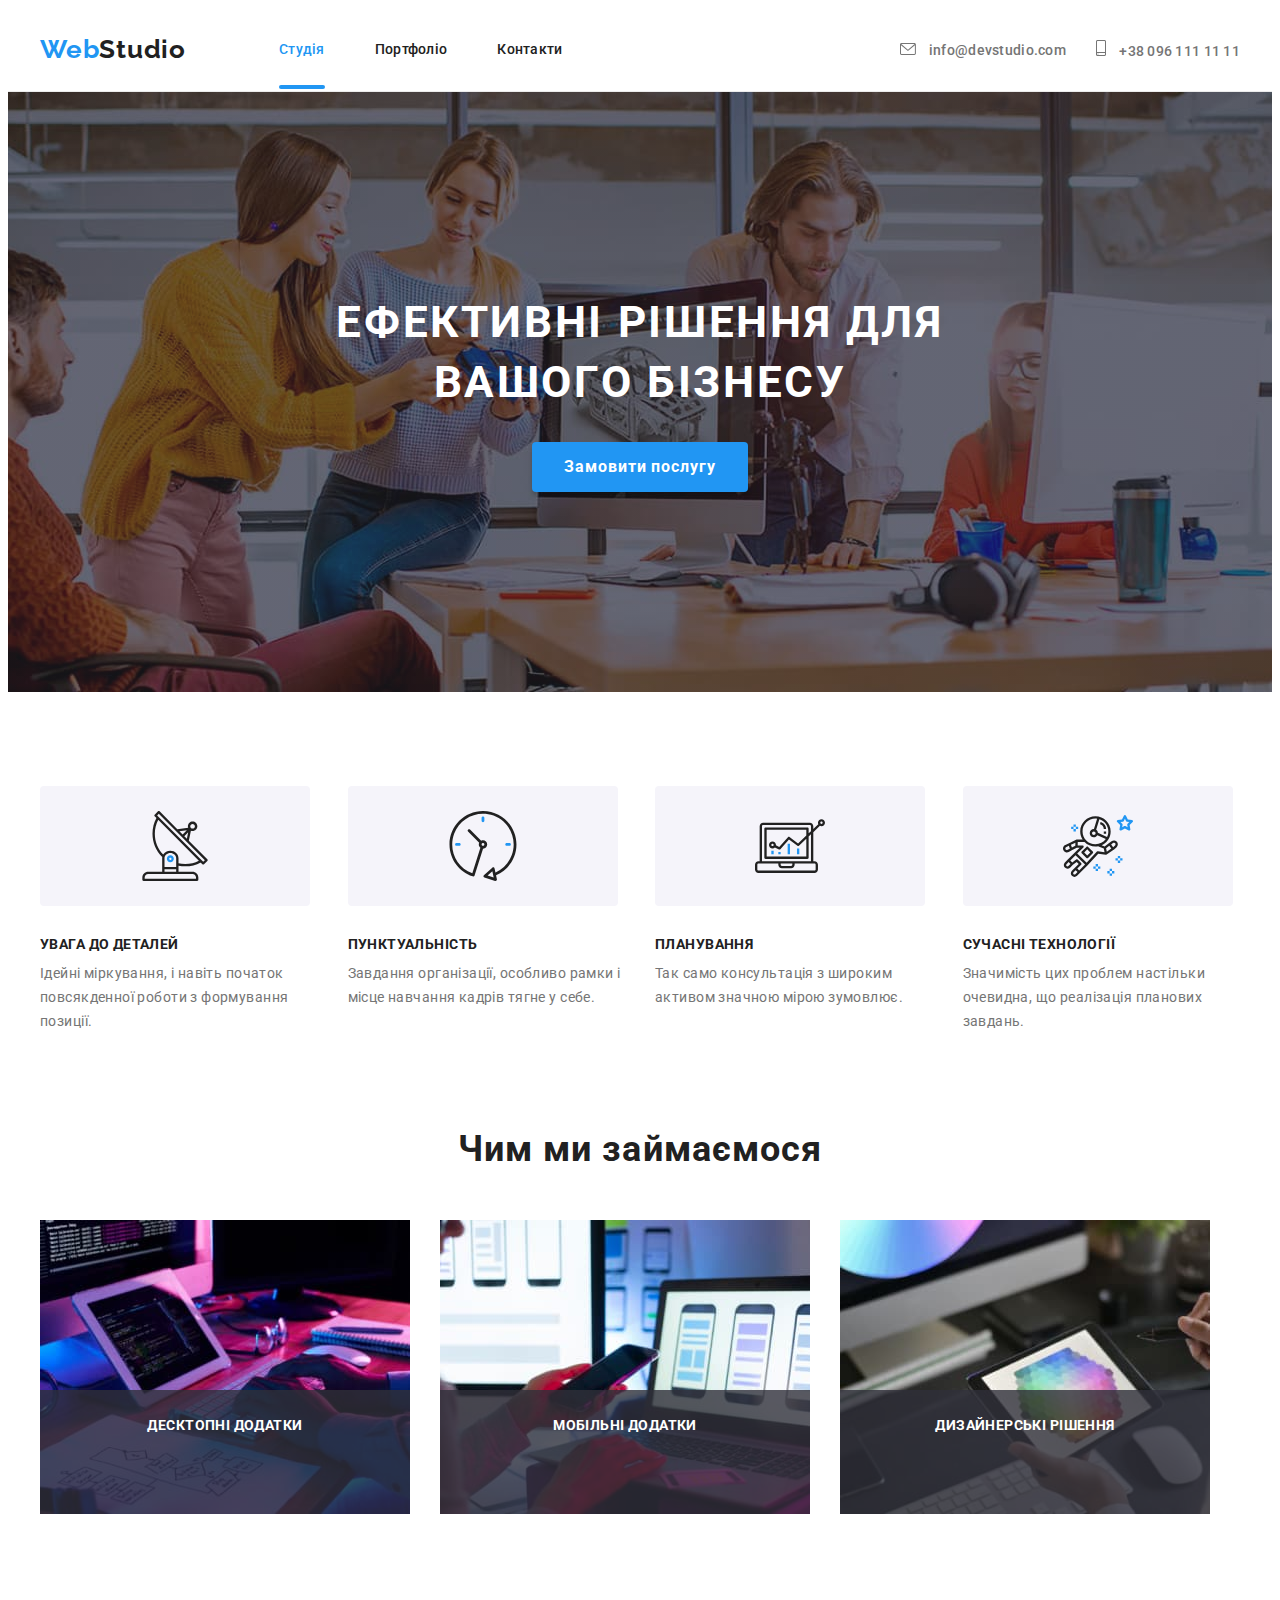
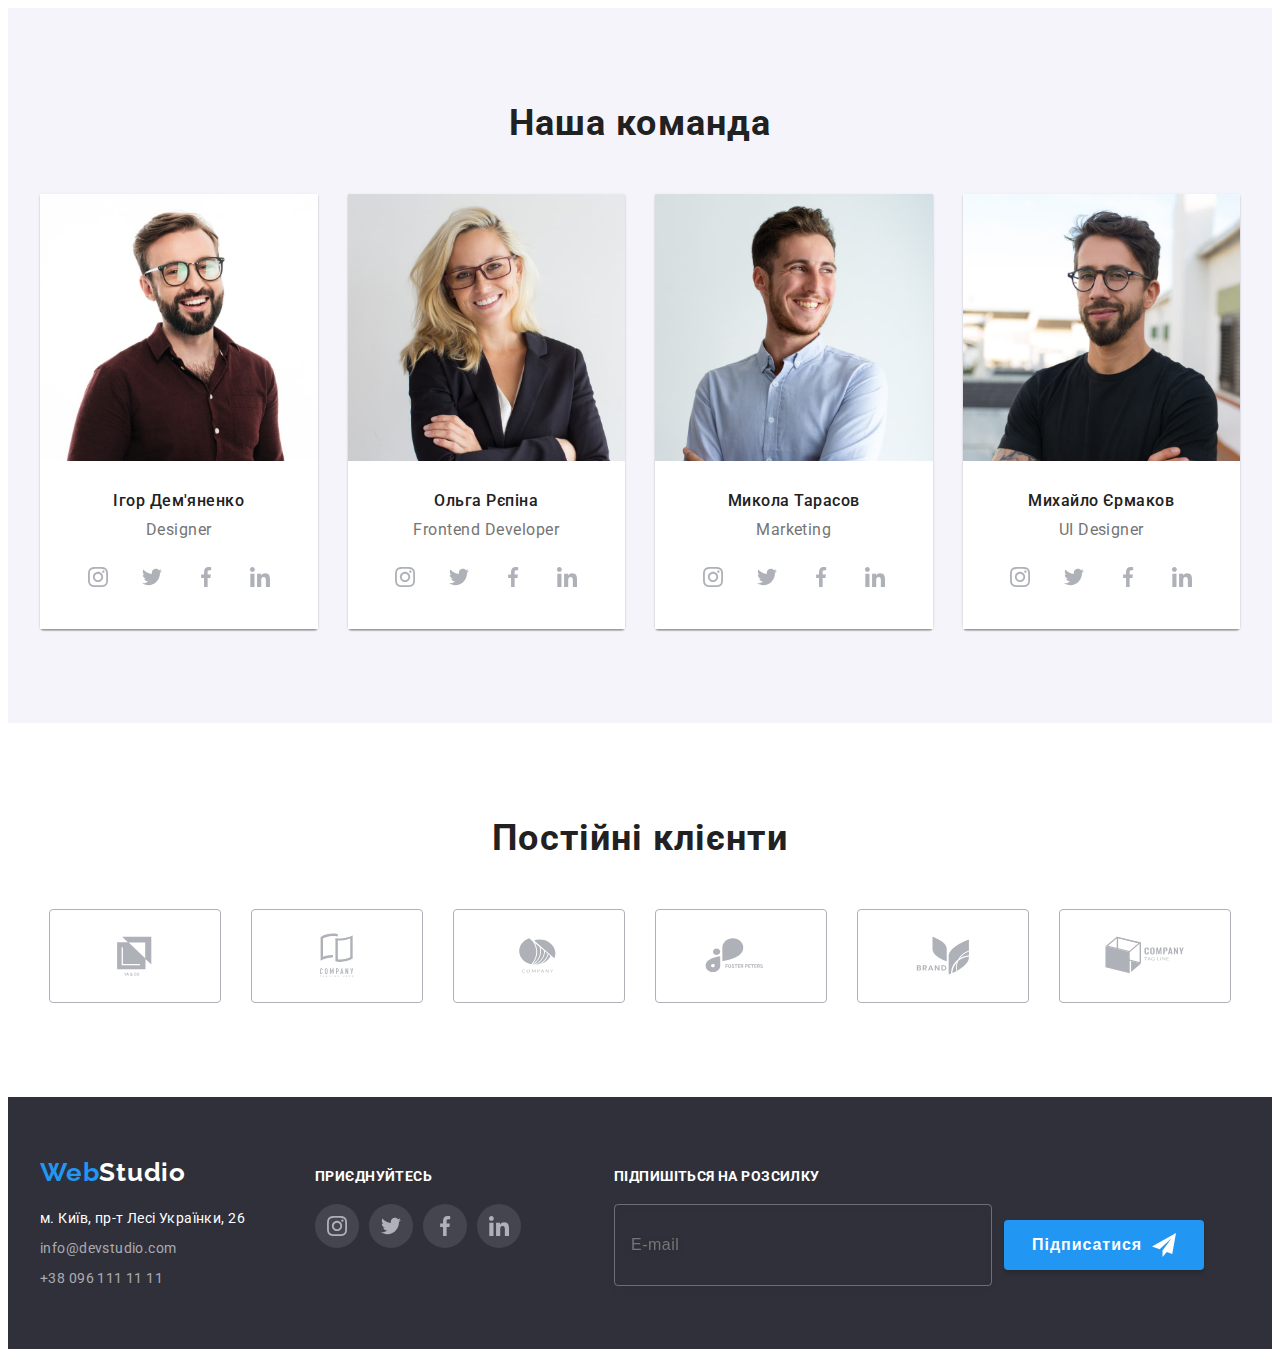
<file: index.html>
<!DOCTYPE html>
<html lang="uk">
  <head>
    <meta charset="UTF-8" />
    <meta http-equiv="X-UA-Compatible" content="IE=edge" />
    <meta name="viewport" content="width=device-width, initial-scale=1.0" />
    <title>Document</title>
    <link rel="preconnect" href="https://fonts.googleapis.com" />
    <link rel="preconnect" href="https://fonts.gstatic.com" crossorigin />
    <link
      href="https://fonts.googleapis.com/css2?family=Raleway:wght@400;700&family=Roboto:wght@400;500;700;900&display=swap"
      rel="stylesheet"
    />
    <link
      rel="stylesheet"
      href="https://cdnjs.cloudflare.com/ajax/libs/modern-normalize/1.1.0/modern-normalize.min.css"
      integrity="sha512-wpPYUAdjBVSE4KJnH1VR1HeZfpl1ub8YT/NKx4PuQ5NmX2tKuGu6U/JRp5y+Y8XG2tV+wKQpNHVUX03MfMFn9Q=="
      crossorigin="anonymous"
      referrerpolicy="no-referrer"
    />
    <link
      rel="stylesheet"
      href="https://cdnjs.cloudflare.com/ajax/libs/animate.css/4.1.1/animate.min.css"
    />
    <link href="https://unpkg.com/aos@2.3.1/dist/aos.css" rel="stylesheet" />

    <link rel="stylesheet" href="./css/main.min.css" />
  </head>

  <body>
    <header class="header">
      <div class="container header__container">
        <a href="./index.html" class="logo header__logo">
          <p class="logo__element1">
            Web<span class="logo__element2">Studio</span>
          </p>
        </a>
        <nav class="navigation header__navigation">
          <ul class="list menu">
            <li class="menu__item">
              <a class="menu__link link current" href="./index.html">Студія</a>
            </li>
            <li class="menu__item">
              <a class="menu__link link" href="./portfolio.html">Портфоліо</a>
            </li>
            <li class="menu__item">
              <a class="menu__link link" href="#">Контакти</a>
            </li>
          </ul>
        </nav>
        <ul class="list contact">
          <li class="contact__item contact__mail">
            <a class="contact__link link" href="mailto:info@devstudio.com">
              <svg class="contact__icon" width="16" height="12">
                <use href="./images/icons.svg#icon-envelope"></use>
              </svg>
              info@devstudio.com</a
            >
          </li>
          <li class="contact__item contact__tel">
            <a class="contact__link link" href="tel:+380961111111">
              <svg class="contact__icon" width="10" height="16">
                <use href="./images/icons.svg#icon-smartphone"></use>
              </svg>
              +38 096 111 11 11</a
            >
          </li>
        </ul>
        <button type="button" class="menu-open" data-menu-open>
          <svg class="menu-open-icon" width="40" height="40">
            <use href="./images/icons.svg#icon-open"></use>
          </svg>
        </button>
      </div>

      <!-------------- Мобільне меню ---------------->

      <div class="mobile-menu is-hidden" data-menu>
        <div class="mobile-container">
          <button type="button" class="menu-close" data-menu-close>
            <svg class="menu-close-icon" width="18" height="18">
              <use href="./images/icons.svg#icon-close"></use>
            </svg>
          </button>
          <div class="menu-wrap">
            <ul class="menu-list">
              <li class="menu-list__item">
                <a class="menu-list__link link mob-current" href="./index.html"
                  >Студія</a
                >
              </li>
              <li class="menu-list__item">
                <a class="menu-list__link link" href="./portfolio.html"
                  >Портфоліо</a
                >
              </li>
              <li class="menu-list__item">
                <a class="menu-list__link link" href="#">Контакти</a>
              </li>
            </ul>
          </div>
          <div class="contact-wrap">
            <ul class="mob-contact">
              <li class="mob-contact__list">
                <a class="menu-list__tel link" href="tel:+380961111111">
                  +38 096 111 11 11</a
                >
              </li>
              <li class="mob-contact__list">
                <a
                  class="menu-list__email link"
                  href="mailto:info@devstudio.com"
                >
                  info@devstudio.com</a
                >
              </li>
            </ul>
            <ul class="mob-soc">
              <li class="mob-soc__item">
                <a
                  href=""
                  target="_blank"
                  rel="noopener noreffer"
                  class="mob-soc__link link"
                  >Instagram</a
                >
              </li>
              <li class="mob-soc__item">
                <a
                  href=""
                  target="_blank"
                  rel="noopener noreffer"
                  class="mob-soc__link link"
                  >Twitter</a
                >
              </li>
              <li class="mob-soc__item">
                <a
                  href=""
                  target="_blank"
                  rel="noopener noreffer"
                  class="mob-soc__link link"
                  >Facebook</a
                >
              </li>
              <li class="mob-soc__item">
                <a
                  href=""
                  target="_blank"
                  rel="noopener noreffer"
                  class="mob-soc__link link"
                  >LinkedIn</a
                >
              </li>
            </ul>
          </div>
        </div>
      </div>
    </header>

    <main>
      <!-- Герой -->

      <section class="hero">
        <div class="container hero__container">
          <h1 class="hero__title">Ефективні рішення для вашого бізнесу</h1>
          <button class="hero__btn" type="button" data-modal-open>
            Замовити послугу
          </button>
        </div>
      </section>

      <!-- Особливості -->

      <section class="spacial">
        <div class="container spacial__container">
          <h2 class="section__title spacial__title hide">Особливості</h2>
          <ul class="list spacial-list">
            <li class="spacial-list__item">
              <div class="spacial-list__picture">
                <svg class="spacial-list__icon" width="70" height="70">
                  <use href="./images/icons.svg#icon-antenna"></use>
                </svg>
              </div>
              <h3 class="spacial-list__uptitle">УВАГА ДО ДЕТАЛЕЙ</h3>
              <p class="spacial-list__text">
                Ідейні міркування, і навіть початок повсякденної роботи з
                формування позиції.
              </p>
            </li>
            <li class="spacial-list__item">
              <div class="spacial-list__picture">
                <svg class="spacial-list__icon" width="70" height="70">
                  <use href="./images/icons.svg#icon-clock"></use>
                </svg>
              </div>
              <h3 class="spacial-list__uptitle">ПУНКТУАЛЬНІСТЬ</h3>
              <p class="spacial-list__text">
                Завдання організації, особливо рамки і місце навчання кадрів
                тягне у себе.
              </p>
            </li>
            <li class="spacial-list__item">
              <div class="spacial-list__picture">
                <svg class="spacial-list__icon" width="70" height="70">
                  <use href="./images/icons.svg#icon-diagram"></use>
                </svg>
              </div>
              <h3 class="spacial-list__uptitle">ПЛАНУВАННЯ</h3>
              <p class="spacial-list__text">
                Так само консультація з широким активом значною мірою зумовлює.
              </p>
            </li>
            <li class="spacial-list__item">
              <div class="spacial-list__picture">
                <svg class="spacial-list__icon" width="70" height="70">
                  <use href="./images/icons.svg#icon-astronaut"></use>
                </svg>
              </div>
              <h3 class="spacial-list__uptitle">СУЧАСНІ ТЕХНОЛОГІЇ</h3>
              <p class="spacial-list__text">
                Значимість цих проблем настільки очевидна, що реалізація
                планових завдань.
              </p>
            </li>
          </ul>
        </div>
      </section>

      <!-- Чим ми займаємося -->

      <section class="doing">
        <div class="container doing__container">
          <h2 class="section__title doing__title">Чим ми займаємося</h2>
          <ul class="list doing-list">
            <li class="doing-list__item">
              <a href="">
                <img
                  src="./images/box1.jpg"
                  alt="Робота на планшеті"
                  width="370"
                />
              </a>
              <div class="doing-list__text">
                <p>Десктопні додатки</p>
              </div>
            </li>
            <li class="doing-list__item">
              <a href="">
                <img
                  src="./images/box2.jpg"
                  alt="Робота на лептопі"
                  width="370"
                />
              </a>
              <div class="doing-list__text">
                <p>Мобільні додатки</p>
              </div>
            </li>
            <li class="doing-list__item">
              <a href="">
                <img
                  src="./images/box3.jpg"
                  alt="Огляд кольорової палітри на планшеті"
                  width="370"
                />
              </a>
              <div class="doing-list__text">
                <p>Дизайнерські рішення</p>
              </div>
            </li>
          </ul>
        </div>
      </section>

      <!-- Наша команда -->

      <section class="team">
        <div class="container team__container">
          <h2 class="section__title team__title">Наша команда</h2>
          <ul class="list team-list">
            <li class="team-list__item">
              <picture>
                <source
                  srcset="./images/igor.jpg 1x, ./images/igor-2x.jpg 2x"
                  media="(min-width: 1200px)"
                />
                <source
                  srcset="./images/igor-tab.jpg 1x, ./images/igor-tab-2x.jpg 2x"
                  media="(min-width: 768px)"
                />
                <source
                  srcset="./images/igor-mob.jpg 1x, ./images/igor-mob-2x.jpg 2x"
                  media="(max-width: 767px)"
                />
                <img
                  src="./images/igor-mob.jpg"
                  alt="Фото Ігор Дем'яненко"
                  width="450"
                />
              </picture>

              <div class="card">
                <h3 class="card__subtitle">Ігор Дем'яненко</h3>
                <p class="card__text">Designer</p>
                <ul class="soc-list">
                  <li class="soc-list__item">
                    <a class="soc-list__link link" href="#">
                      <svg class="soc-list__icon" width="20" height="20">
                        <use href="./images/icons.svg#icon-instagram"></use>
                      </svg>
                    </a>
                  </li>
                  <li class="soc-list__item">
                    <a class="soc-list__link link" href="#">
                      <svg class="soc-list__icon" width="20" height="20">
                        <use href="./images/icons.svg#icon-twitter"></use>
                      </svg>
                    </a>
                  </li>
                  <li class="soc-list__item">
                    <a class="soc-list__link link" href="#">
                      <svg class="soc-list__icon" width="20" height="20">
                        <use href="./images/icons.svg#icon-facebook"></use>
                      </svg>
                    </a>
                  </li>
                  <li class="soc-list__item">
                    <a class="soc-list__link link" href="#">
                      <svg class="soc-list__icon" width="20" height="20">
                        <use href="./images/icons.svg#icon-linkedin"></use>
                      </svg>
                    </a>
                  </li>
                </ul>
              </div>
            </li>
            <li class="team-list__item">
              <picture>
                <source
                  srcset="./images/olha.jpg 1x, ./images/olha-2x.jpg 2x"
                  media="(min-width: 1200px)"
                />
                <source
                  srcset="./images/olha-tab.jpg 1x, ./images/olha-tab-2x.jpg 2x"
                  media="(min-width: 768px)"
                />
                <source
                  srcset="./images/olha-mob.jpg 1x, ./images/olha-mob-2x.jpg 2x"
                  media="(max-width: 767px)"
                />
                <img
                  src="./images/olha-mob.jpg"
                  alt="Фото Ольга Рєпіна"
                  width="450"
                />
              </picture>

              <div class="card">
                <h3 class="card__subtitle">Ольга Рєпіна</h3>
                <p class="card__text">Frontend Developer</p>
                <ul class="soc-list">
                  <li class="soc-list__item">
                    <a class="soc-list__link link" href="#">
                      <svg class="soc-list__icon" width="20" height="20">
                        <use href="./images/icons.svg#icon-instagram"></use>
                      </svg>
                    </a>
                  </li>
                  <li class="soc-list__item">
                    <a class="soc-list__link link" href="#">
                      <svg class="soc-list__icon" width="20" height="20">
                        <use href="./images/icons.svg#icon-twitter"></use>
                      </svg>
                    </a>
                  </li>
                  <li class="soc-list__item">
                    <a class="soc-list__link link" href="#">
                      <svg class="soc-list__icon" width="20" height="20">
                        <use href="./images/icons.svg#icon-facebook"></use>
                      </svg>
                    </a>
                  </li>
                  <li class="soc-list__item">
                    <a class="soc-list__link link" href="#">
                      <svg class="soc-list__icon" width="20" height="20">
                        <use href="./images/icons.svg#icon-linkedin"></use>
                      </svg>
                    </a>
                  </li>
                </ul>
              </div>
            </li>
            <li class="team-list__item">
              <picture>
                <source
                  srcset="./images/mykola.jpg 1x, ./images/mykola-2x.jpg 2x"
                  media="(min-width: 1200px)"
                />
                <source
                  srcset="
                    ./images/mykola-tab.jpg    1x,
                    ./images/mykola-tab-2x.jpg 2x
                  "
                  media="(min-width: 768px)"
                />
                <source
                  srcset="
                    ./images/mykola-mob.jpg    1x,
                    ./images/mykola-mob-2x.jpg 2x
                  "
                  media="(max-width: 767px)"
                />
                <img
                  src="./images/mykola-mob.jpg"
                  alt="Фото Микола Тарасов"
                  width="450"
                />
              </picture>
              <div class="card">
                <h3 class="card__subtitle">Микола Тарасов</h3>
                <p class="card__text">Marketing</p>
                <ul class="soc-list">
                  <li class="soc-list__item">
                    <a class="soc-list__link link" href="#">
                      <svg class="soc-list__icon" width="20" height="20">
                        <use href="./images/icons.svg#icon-instagram"></use>
                      </svg>
                    </a>
                  </li>
                  <li class="soc-list__item">
                    <a class="soc-list__link link" href="#">
                      <svg class="soc-list__icon" width="20" height="20">
                        <use href="./images/icons.svg#icon-twitter"></use>
                      </svg>
                    </a>
                  </li>
                  <li class="soc-list__item">
                    <a class="soc-list__link link" href="#">
                      <svg class="soc-list__icon" width="20" height="20">
                        <use href="./images/icons.svg#icon-facebook"></use>
                      </svg>
                    </a>
                  </li>
                  <li class="soc-list__item">
                    <a class="soc-list__link link" href="#">
                      <svg class="soc-list__icon" width="20" height="20">
                        <use href="./images/icons.svg#icon-linkedin"></use>
                      </svg>
                    </a>
                  </li>
                </ul>
              </div>
            </li>
            <li class="team-list__item">
              <picture>
                <source
                  srcset="./images/mikhaylo.jpg 1x, ./images/mikhaylo-2x.jpg 2x"
                  media="(min-width: 1200px)"
                />
                <source
                  srcset="
                    ./images/mikhaylo-tab.jpg    1x,
                    ./images/mikhaylo-tab-2x.jpg 2x
                  "
                  media="(min-width: 768px)"
                />
                <source
                  srcset="
                    ./images/mikhaylo-mob.jpg    1x,
                    ./images/mikhaylo-mob-2x.jpg 2x
                  "
                  media="(max-width: 767px)"
                />
                <img
                  src="./images/mikhaylo-mob.jpg"
                  alt="Фото Михайло Єрмаков"
                  width="450"
                />
              </picture>

              <div class="card">
                <h3 class="card__subtitle">Михайло Єрмаков</h3>
                <p class="card__text">UI Designer</p>
                <ul class="soc-list">
                  <li class="soc-list__item">
                    <a class="soc-list__link link" href="#">
                      <svg class="soc-list__icon" width="20" height="20">
                        <use href="./images/icons.svg#icon-instagram"></use>
                      </svg>
                    </a>
                  </li>
                  <li class="soc-list__item">
                    <a class="soc-list__link link" href="#">
                      <svg class="soc-list__icon" width="20" height="20">
                        <use href="./images/icons.svg#icon-twitter"></use>
                      </svg>
                    </a>
                  </li>
                  <li class="soc-list__item">
                    <a class="soc-list__link link" href="#">
                      <svg class="soc-list__icon" width="20" height="20">
                        <use href="./images/icons.svg#icon-facebook"></use>
                      </svg>
                    </a>
                  </li>
                  <li class="soc-list__item">
                    <a class="soc-list__link link" href="#">
                      <svg class="soc-list__icon" width="20" height="20">
                        <use href="./images/icons.svg#icon-linkedin"></use>
                      </svg>
                    </a>
                  </li>
                </ul>
              </div>
            </li>
          </ul>
        </div>
      </section>

      <!-----------Постійні клієнти-------------->

      <section class="client">
        <div class="container client__container">
          <h2 class="section__title client__title">Постійні клієнти</h2>
          <ul class="client-list">
            <li class="client-list__item">
              <a class="client-list__link link" href="#">
                <svg class="client-list__icon" width="106" height="50">
                  <use href="./images/icons.svg#icon-logo-1"></use>
                </svg>
              </a>
            </li>
            <li class="client-list__item">
              <a class="client-list__link link" href="#">
                <svg class="client-list__icon" width="106" height="50">
                  <use href="./images/icons.svg#icon-logo-2"></use>
                </svg>
              </a>
            </li>
            <li class="client-list__item">
              <a class="client-list__link link" href="#">
                <svg class="client-list__icon" width="106" height="50">
                  <use href="./images/icons.svg#icon-logo-3"></use>
                </svg>
              </a>
            </li>
            <li class="client-list__item">
              <a class="client-list__link link" href="#">
                <svg class="client-list__icon" width="106" height="60">
                  <use href="./images/icons.svg#icon-logo-4"></use>
                </svg>
              </a>
            </li>
            <li class="client-list__item">
              <a class="client-list__link link" href="#">
                <svg class="client-list__icon" width="106" height="60">
                  <use href="./images/icons.svg#icon-logo-5"></use>
                </svg>
              </a>
            </li>
            <li class="client-list__item">
              <a class="client-list__link link" href="#">
                <svg class="client-list__icon" width="106" height="60">
                  <use href="./images/icons.svg#icon-logo-6"></use>
                </svg>
              </a>
            </li>
          </ul>
        </div>
      </section>
    </main>

    <!--------------- Підвал---------------- -->

    <footer class="footer">
      <div class="container footer__container">
        <div class="contacts-wrap">
          <div class="footer__contacts">
            <a href="./index.html" class="logo logo-footer">
              <p class="logo__element1">
                Web<span class="logo__element3">Studio</span>
              </p>
            </a>
            <div class="contacts__container">
              <address class="address">
                <ul class="list contacts-list">
                  <li class="contacts-list__item">
                    <a
                      class="contacts-list__map contacts-link-bold link"
                      href="https://goo.gl/maps/5NKVuJQczxrGYNmYA"
                      target="_blank"
                      rel="noopener noreferrer"
                      >м. Київ, пр-т Лесі Українки, 26</a
                    >
                  </li>
                  <li class="contacts-list__item">
                    <a
                      class="contacts-list__mail link"
                      href="mailto:info@devstudio.com"
                      >info@devstudio.com</a
                    >
                  </li>
                  <li class="contacts-list__item">
                    <a class="contacts-list__tel link" href="tel:+380961111111"
                      >+38 096 111 11 11</a
                    >
                  </li>
                </ul>
              </address>
            </div>
          </div>
          <div class="footer__soc">
            <strong class="footer__title">приєднуйтесь</strong>
            <ul class="soc-list footer__soc-list">
              <li class="soc-list__item">
                <a class="soc-list__link link footer__link" href="#">
                  <svg
                    class="soc-list__icon footer__soc-icon"
                    width="20"
                    height="20"
                  >
                    <use href="./images/icons.svg#icon-instagram"></use>
                  </svg>
                </a>
              </li>
              <li class="soc-list__item">
                <a class="soc-list__link link footer__link" href="#">
                  <svg
                    class="soc-list__icon footer__soc-icon"
                    width="20"
                    height="20"
                  >
                    <use href="./images/icons.svg#icon-twitter"></use>
                  </svg>
                </a>
              </li>
              <li class="soc-list__item">
                <a class="soc-list__link link footer__link" href="#">
                  <svg
                    class="soc-list__icon footer__soc-icon"
                    width="20"
                    height="20"
                  >
                    <use href="./images/icons.svg#icon-facebook"></use>
                  </svg>
                </a>
              </li>
              <li class="soc-list__item">
                <a class="soc-list__link link footer__link" href="#">
                  <svg
                    class="soc-list__icon footer__soc-icon"
                    width="20"
                    height="20"
                  >
                    <use href="./images/icons.svg#icon-linkedin"></use>
                  </svg>
                </a>
              </li>
            </ul>
          </div>
        </div>

        <div class="footer__input">
          <strong class="footer__title">Підпишіться на розсилку</strong>
          <form class="footer__input-form">
            <input
              type="email"
              class="online-input"
              name="online-email"
              placeholder="E-mail"
            />
            <div class="footer__btn-wrap">
              <button type="submit" class="footer__btn">Підписатися</button>
              <svg class="footer__btn-icon" width="24" height="24">
                <use href="./images/icons.svg#icon-send"></use>
              </svg>
            </div>
          </form>
        </div>
      </div>
    </footer>

    <!----------- Модальне вікно ------------->

    <div class="backdrop is-hidden" data-modal>
      <div class="modal">
        <button type="button" class="modal-close" data-modal-close>
          <svg class="modal-close-icon" width="18" height="18">
            <use href="./images/icons.svg#icon-close"></use>
          </svg>
        </button>
        <p class="modal-title">Залиште свої дані, ми вам передзвонимо</p>
        <form class="modal-form">
          <div class="modal-field">
            <label for="user-name" class="input-label">Ім'я</label>
            <div class="input-wrap">
              <input
                type="text"
                name="user-name"
                class="modal-input"
                id="user-name"
                required
              />
              <svg class="modal-icon" width="18" height="18">
                <use href="./images/icons.svg#icon-person"></use>
              </svg>
            </div>
          </div>

          <div class="modal-field">
            <label for="user-tel" class="input-label">Телефон</label>
            <div class="input-wrap">
              <input
                type="tel"
                name="user-tel"
                class="modal-input"
                id="user-tel"
                required
              />
              <svg class="modal-icon" width="18" height="18">
                <use href="./images/icons.svg#icon-tel"></use>
              </svg>
            </div>
          </div>

          <div class="modal-field">
            <label for="user-email" class="input-label">Пошта</label>
            <div class="input-wrap">
              <input
                type="email"
                name="user-email"
                class="modal-input"
                id="user-email"
              />
              <svg class="modal-icon" width="18" height="18">
                <use href="./images/icons.svg#icon-email"></use>
              </svg>
            </div>
          </div>

          <div class="modal-field">
            <label for="user-comment" class="input-label">Коментар</label>
            <textarea
              name="user-comment"
              id="user-comment"
              class="modal-comment"
              placeholder="Введіть текст"
            ></textarea>
          </div>

          <div class="modal-field">
            <input
              type="checkbox"
              name="policy"
              class="modal-check hide"
              id="policy"
            />
            <label for="policy" class="check-text">
              <span>
                <svg class="check-icon" width="16" height="15">
                  <use href="./images/icons.svg#icon-check"></use>
                </svg>
              </span>
              Погоджуюся з розсилкою та приймаю
              <a class="modal-agreement link" href="#">Умови договору</a>
            </label>
          </div>

          <button type="submit" class="modal-btn">Відправити</button>
        </form>
      </div>
    </div>

    <script src="https://unpkg.com/aos@2.3.1/dist/aos.js"></script>
    <script>
      AOS.init();
    </script>
    <script src="./js/modal.js"></script>
    <script src="./js/mobile-menu.js"></script>
  </body>
</html>
</file>
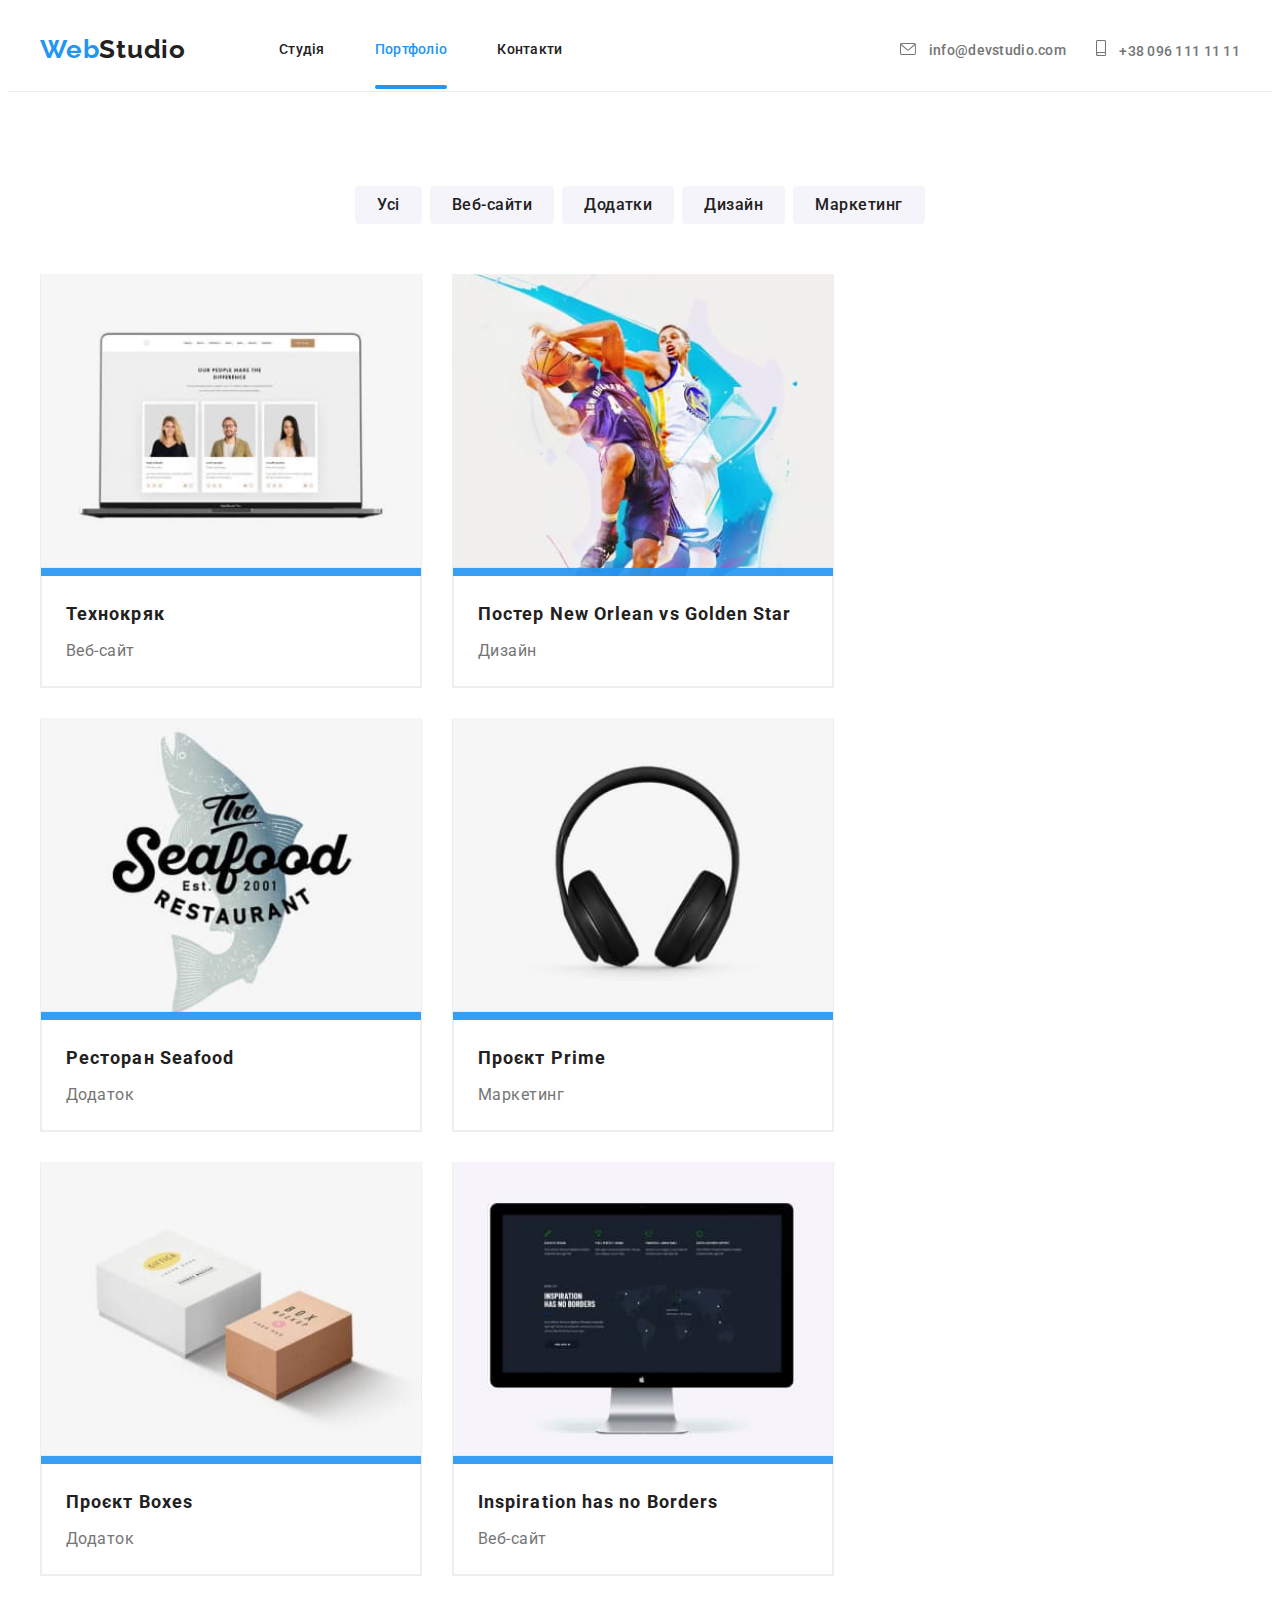
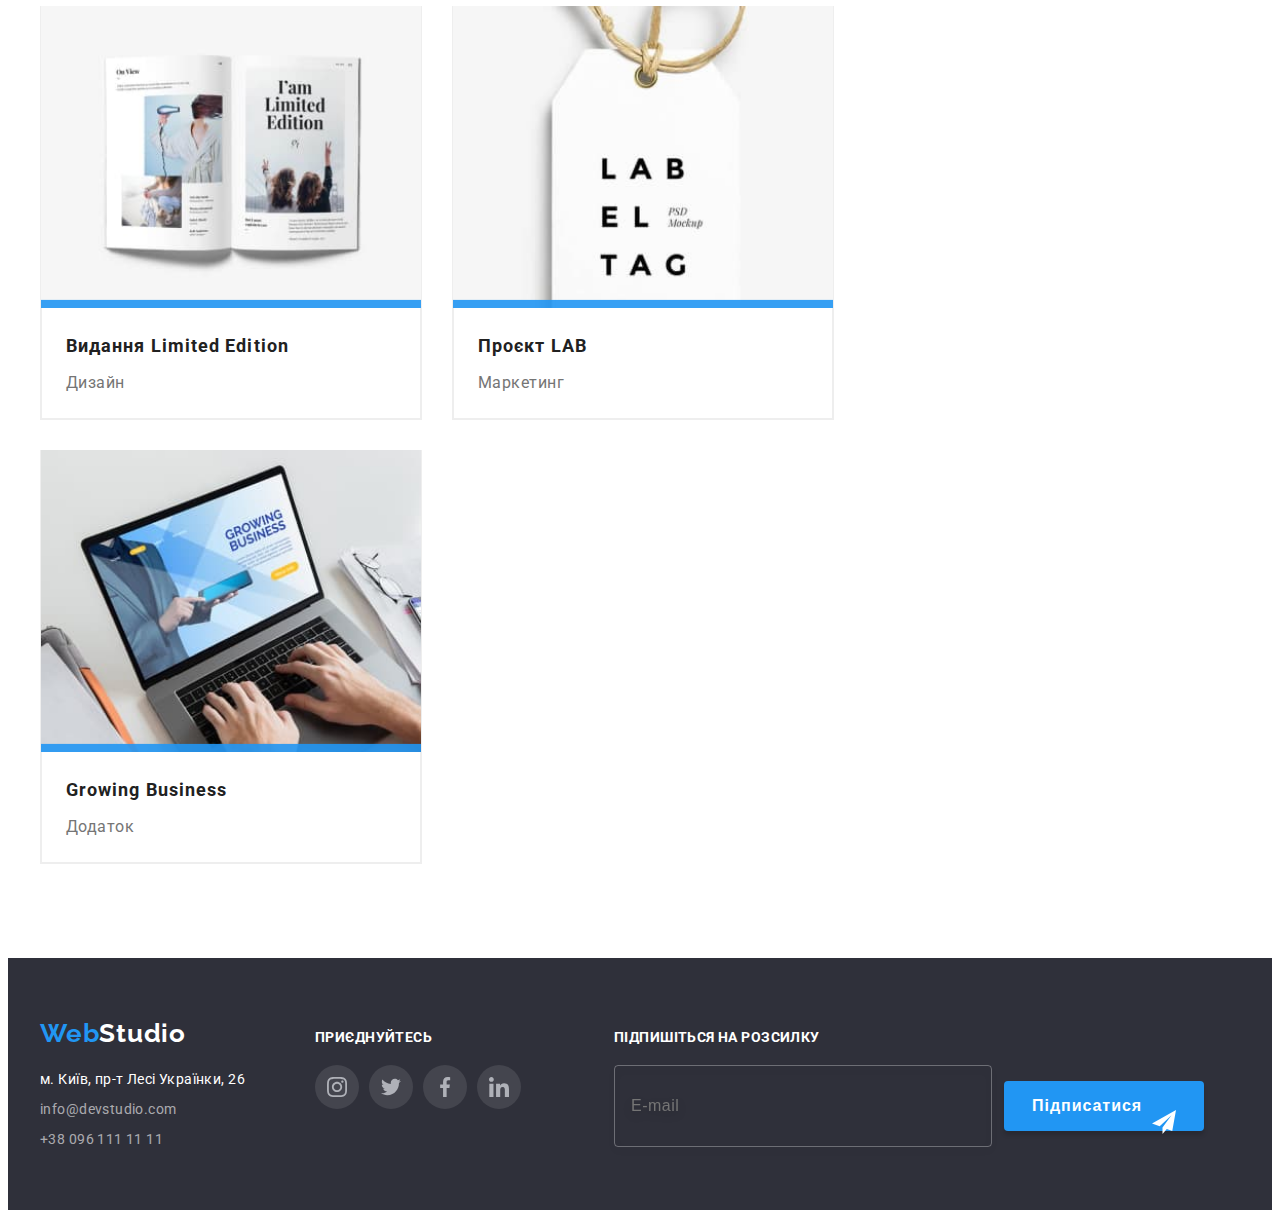
<file: portfolio.html>
<!DOCTYPE html>
<html lang="uk">
  <head>
    <meta charset="UTF-8" />
    <meta http-equiv="X-UA-Compatible" content="IE=edge" />
    <meta name="viewport" content="width=device-width, initial-scale=1.0" />
    <title>Portfolio</title>
    <link rel="preconnect" href="https://fonts.gstatic.com" crossorigin />
    <link
      href="https://fonts.googleapis.com/css2?family=Raleway:wght@400;700&family=Roboto:wght@400;500;700;900&display=swap"
      rel="stylesheet"
    />
    <link
      rel="stylesheet"
      href="https://cdnjs.cloudflare.com/ajax/libs/modern-normalize/1.1.0/modern-normalize.min.css"
      integrity="sha512-wpPYUAdjBVSE4KJnH1VR1HeZfpl1ub8YT/NKx4PuQ5NmX2tKuGu6U/JRp5y+Y8XG2tV+wKQpNHVUX03MfMFn9Q=="
      crossorigin="anonymous"
      referrerpolicy="no-referrer"
    />
    <link rel="stylesheet" href="./css/main.min.css" />
  </head>

  <body>
    <!--------------- Шапка ---------------->

    <header class="header">
      <div class="container header__container">
        <a href="./index.html" class="logo header__logo">
          <p class="logo__element1">
            Web<span class="logo__element2">Studio</span>
          </p>
        </a>
        <nav class="navigation header__navigation">
          <ul class="list menu">
            <li class="menu__item">
              <a class="menu__link link" href="./index.html">Студія</a>
            </li>
            <li class="menu__item">
              <a class="menu__link link current" href="./portfolio.html"
                >Портфоліо</a
              >
            </li>
            <li class="menu__item">
              <a class="menu__link link" href="#">Контакти</a>
            </li>
          </ul>
        </nav>
        <ul class="list contact">
          <li class="contact__item contact__mail">
            <a class="contact__link link" href="mailto:info@devstudio.com">
              <svg class="contact__icon" width="16" height="12">
                <use href="./images/icons.svg#icon-envelope"></use>
              </svg>
              info@devstudio.com</a
            >
          </li>
          <li class="contact__item contact__tel">
            <a class="contact__link link" href="tel:+380961111111">
              <svg class="contact__icon" width="10" height="16">
                <use href="./images/icons.svg#icon-smartphone"></use>
              </svg>
              +38 096 111 11 11</a
            >
          </li>
        </ul>
      </div>
    </header>
    <main>
      <!------------- Посилання --------------->

      <section class="nav">
        <div class="container nav-container">
          <h1 class="section-title hide">Посилання-кнопки</h1>
          <ul class="list btn-nav">
            <li><button class="btn-link" type="button">Усі</button></li>
            <li><button class="btn-link" type="button">Веб-сайти</button></li>
            <li><button class="btn-link" type="button">Додатки</button></li>
            <li><button class="btn-link" type="button">Дизайн</button></li>
            <li><button class="btn-link" type="button">Маркетинг</button></li>
          </ul>
          <ul class="list-nav">
            <li class="img-nav">
              <a class="img-nav-item link" href="">
                <div class="img-top-wrap">
                  <img
                    src="./images/tecno-crack.jpg"
                    alt="Технокряк"
                    width="370"
                  />
                  <p class="img-top-text">
                    Ресурс пропонує комплексні пропозиції з різним рівнем
                    функціоналу та сервісів. Все це дозволить відвідувачу
                    отримати вичерпні відомості про компанію чи приватну особу.
                  </p>
                </div>
                <div class="nav-border nav-wrap">
                  <h2 class="nav-uptitle">Технокряк</h2>
                  <p class="nav-text">Веб-сайт</p>
                </div>
              </a>
            </li>
            <li class="img-nav">
              <a class="img-nav-item link" href="">
                <div class="img-top-wrap">
                  <img
                    src="./images/poster.jpg"
                    alt="Постер New Orlean vs Golden Star"
                    width="370"
                  />
                  <p class="img-top-text">
                    Ресурс пропонує комплексні пропозиції з різним рівнем
                    функціоналу та сервісів. Все це дозволить відвідувачу
                    отримати вичерпні відомості про компанію чи приватну особу.
                  </p>
                </div>
                <div class="nav-border">
                  <h2 class="nav-uptitle">Постер New Orlean vs Golden Star</h2>
                  <p class="nav-text">Дизайн</p>
                </div>
              </a>
            </li>
            <li class="img-nav">
              <a class="img-nav-item link" href="">
                <div class="img-top-wrap">
                  <img
                    src="./images/restaurant.jpg"
                    alt="Ресторан Seafood"
                    width="370"
                  />
                  <p class="img-top-text">
                    Ресурс пропонує комплексні пропозиції з різним рівнем
                    функціоналу та сервісів. Все це дозволить відвідувачу
                    отримати вичерпні відомості про компанію чи приватну особу.
                  </p>
                </div>
                <div class="nav-border">
                  <h2 class="nav-uptitle">Ресторан Seafood</h2>
                  <p class="nav-text">Додаток</p>
                </div>
              </a>
            </li>
            <li class="img-nav">
              <a class="img-nav-item link" href="">
                <div class="img-top-wrap">
                  <img
                    src="./images/ptoject-prime.jpg"
                    alt="Проєкт Prime"
                    width="370"
                  />
                  <p class="img-top-text">
                    Ресурс пропонує комплексні пропозиції з різним рівнем
                    функціоналу та сервісів. Все це дозволить відвідувачу
                    отримати вичерпні відомості про компанію чи приватну особу.
                  </p>
                </div>
                <div class="nav-border">
                  <h2 class="nav-uptitle">Проєкт Prime</h2>
                  <p class="nav-text">Маркетинг</p>
                </div>
              </a>
            </li>
            <li class="img-nav">
              <a class="img-nav-item link" href="">
                <div class="img-top-wrap">
                  <img
                    src="./images/project-boxes.jpg"
                    alt="Проєкт Boxes"
                    width="370"
                  />
                  <p class="img-top-text">
                    Ресурс пропонує комплексні пропозиції з різним рівнем
                    функціоналу та сервісів. Все це дозволить відвідувачу
                    отримати вичерпні відомості про компанію чи приватну особу.
                  </p>
                </div>
                <div class="nav-border">
                  <h2 class="nav-uptitle">Проєкт Boxes</h2>
                  <p class="nav-text">Додаток</p>
                </div>
              </a>
            </li>
            <li class="img-nav">
              <a class="img-nav-item link" href="">
                <div class="img-top-wrap">
                  <img
                    src="./images/inspirration.jpg"
                    alt="Inspiration has no Borders"
                    width="370"
                  />
                  <p class="img-top-text">
                    Ресурс пропонує комплексні пропозиції з різним рівнем
                    функціоналу та сервісів. Все це дозволить відвідувачу
                    отримати вичерпні відомості про компанію чи приватну особу.
                  </p>
                </div>
                <div class="nav-border">
                  <h2 class="nav-uptitle">Inspiration has no Borders</h2>
                  <p class="nav-text">Веб-сайт</p>
                </div>
              </a>
            </li>
            <li class="img-nav">
              <a class="img-nav-item link" href="">
                <div class="img-top-wrap">
                  <img
                    src="./images/pub-limit-edit.jpg"
                    alt="Видання Limited Edition"
                    width="370"
                  />
                  <p class="img-top-text">
                    Ресурс пропонує комплексні пропозиції з різним рівнем
                    функціоналу та сервісів. Все це дозволить відвідувачу
                    отримати вичерпні відомості про компанію чи приватну особу.
                  </p>
                </div>
                <div class="nav-border">
                  <h2 class="nav-uptitle">Видання Limited Edition</h2>
                  <p class="nav-text">Дизайн</p>
                </div>
              </a>
            </li>
            <li class="img-nav">
              <a class="img-nav-item link" href="">
                <div class="img-top-wrap">
                  <img
                    src="./images/project-lab.jpg"
                    alt="Проєкт LAB"
                    width="370"
                  />
                  <p class="img-top-text">
                    Ресурс пропонує комплексні пропозиції з різним рівнем
                    функціоналу та сервісів. Все це дозволить відвідувачу
                    отримати вичерпні відомості про компанію чи приватну особу.
                  </p>
                </div>
                <div class="nav-border">
                  <h2 class="nav-uptitle">Проєкт LAB</h2>
                  <p class="nav-text">Маркетинг</p>
                </div>
              </a>
            </li>
            <li class="img-nav">
              <a class="img-nav-item link" href="">
                <div class="img-top-wrap">
                  <img
                    src="./images/growing-buisness.jpg"
                    alt="Growing Business"
                    width="370"
                  />
                  <p class="img-top-text">
                    Ресурс пропонує комплексні пропозиції з різним рівнем
                    функціоналу та сервісів. Все це дозволить відвідувачу
                    отримати вичерпні відомості про компанію чи приватну особу.
                  </p>
                </div>
                <div class="nav-border">
                  <h3 class="nav-uptitle">Growing Business</h3>
                  <p class="nav-text">Додаток</p>
                </div>
              </a>
            </li>
          </ul>
        </div>
      </section>
    </main>

    <!------------------- Підвал -------------------->

    <footer class="footer">
      <div class="container footer__container">
        <div class="footer__contacts">
          <a href="./index.html" class="logo logo-footer">
            <p class="logo__element1">
              Web<span class="logo__element3">Studio</span>
            </p>
          </a>
          <div class="contacts__container">
            <address class="address">
              <ul class="list contacts-list">
                <li class="contacts-list__item">
                  <a
                    class="contacts-list__map contacts-link-bold link"
                    href="https://goo.gl/maps/5NKVuJQczxrGYNmYA"
                    target="_blank"
                    rel="noopener noreferrer"
                    >м. Київ, пр-т Лесі Українки, 26</a
                  >
                </li>
                <li class="contacts-list__item">
                  <a
                    class="contacts-list__mail link"
                    href="mailto:info@devstudio.com"
                    >info@devstudio.com</a
                  >
                </li>
                <li class="contacts-list__item">
                  <a class="contacts-list__tel link" href="tel:+380961111111"
                    >+38 096 111 11 11</a
                  >
                </li>
              </ul>
            </address>
          </div>
        </div>
        <div class="footer__soc">
          <strong class="footer__title">приєднуйтесь</strong>
          <ul class="soc-list footer__soc-list">
            <li class="soc-list__item">
              <a class="soc-list__link link footer__link" href="#">
                <svg class="soc-list__icon" width="20" height="20">
                  <use href="./images/icons.svg#icon-instagram"></use>
                </svg>
              </a>
            </li>
            <li class="soc-list__item">
              <a class="soc-list__link link footer__link" href="#">
                <svg class="soc-list__icon" width="20" height="20">
                  <use href="./images/icons.svg#icon-twitter"></use>
                </svg>
              </a>
            </li>
            <li class="soc-list__item">
              <a class="soc-list__link link footer__link" href="#">
                <svg class="soc-list__icon" width="20" height="20">
                  <use href="./images/icons.svg#icon-facebook"></use>
                </svg>
              </a>
            </li>
            <li class="soc-list__item">
              <a class="soc-list__link link footer__link" href="#">
                <svg class="soc-list__icon" width="20" height="20">
                  <use href="./images/icons.svg#icon-linkedin"></use>
                </svg>
              </a>
            </li>
          </ul>
        </div>
        <div class="footer__input">
          <strong class="footer__title">Підпишіться на розсилку</strong>
          <form class="footer__input-form">
            <input
              type="email"
              class="online-input"
              name="online-email"
              placeholder="E-mail"
            />
            <button type="submit" class="footer__btn">Підписатися</button>
            <svg class="footer__btn-icon" width="24" height="24">
              <use href="./images/icons.svg#icon-send"></use>
            </svg>
          </form>
        </div>
      </div>
    </footer>
  </body>
</html>
</file>
<file: css/main.min.css>
:root{--first-logo-color: #2196f3;--second-logo-color: #212121;--third-logo-color: #ffffff;--first-title-color: #ffffff;--second-title-color: #212121;--text-color: #757575;--first-btn-color: #212121;--second-btn-color: #2196f3;--gra: linear-gradient (rgba(47, 48, 58, 0.4), rgba(47, 48, 58, 0.4))}h1,h2,h3,h4,h5,h6,p,ul{margin:0}ul{list-style:none;padding:0}button{cursor:pointer}address{font-style:normal}img{display:block;max-width:100%;height:auto;width:100%}section{padding-top:60px;padding-bottom:60px}@media screen and (min-width: 1200px){section{padding-top:94px;padding-bottom:94px}}textarea{resize:none}body{font-family:"Roboto",sans-serif;font-size:14px;letter-spacing:.03em;background:#fff}.list{list-style:none}.link{text-decoration:none}.section__title{font-size:36px;line-height:1.1666;letter-spacing:.03em;color:var(--second-title-color);margin-bottom:50px}.soc-list{display:flex;justify-content:center;gap:10px}.soc-list__item{width:44px;height:44px}.soc-list__link{width:100%;height:100%;border-radius:50%;display:flex;align-items:center;justify-content:center;transition-property:background-color;transition-duration:250ms;transition-timing-function:cubic-bezier(0.4, 0, 0.2, 1)}.soc-list__link:hover,.soc-list__link:focus{background-color:#2196f3}.soc-list__icon{fill:#afb1b8;transition-property:background-color;transition-duration:250ms;transition-timing-function:cubic-bezier(0.4, 0, 0.2, 1)}.soc-list__link:hover .soc-list__icon{fill:#fff}.no-scroll{overflow:hidden}.hide{border:0;clip:rect(1px, 1px, 1px, 1px);-webkit-clip-path:inset(50%);clip-path:inset(50%);height:1px;margin:-1px;overflow:hidden;padding:0;position:absolute;width:1px;word-wrap:normal !important}.container{width:100%;padding-left:15px;padding-right:15px;margin:0 auto}@media screen and (min-width: 480px){.container{max-width:480px}}@media screen and (min-width: 768px){.container{max-width:768px}}@media screen and (min-width: 1200px){.container{max-width:1200px}}.logo{font-family:"Raleway";font-style:normal;text-decoration:none;font-weight:700;font-size:26px;line-height:1.1923;letter-spacing:.03em}.backdrop{position:fixed;top:0;width:100%;height:100%;background:rgba(0,0,0,.2);transition-property:opacity,visibility;transition-duration:250ms,250ms;transition-timing-function:cubic-bezier(0.4, 0, 0.2, 1),cubic-bezier(0.4, 0, 0.2, 1)}.modal{width:450px;min-height:609px;background:#fff;box-shadow:0px 1px 3px rgba(0,0,0,.12),0px 1px 1px rgba(0,0,0,.14),0px 2px 1px rgba(0,0,0,.2);border-radius:4px;position:absolute;top:50%;left:50%;transform:translate(-50%, -50%) scale(1) rotate(0);transition-property:transform;transition-duration:250ms;transition-timing-function:cubic-bezier(0.4, 0, 0.2, 1);padding:40px}.backdrop.is-hidden .modal{transform:translate(-50%, -50%) scale(0) rotate(180deg)}@media screen and (min-width: 1200px){.modal{width:528px;min-height:581px}}.modal-close{position:absolute;top:8px;right:8px;width:30px;height:30px;background:#fff;border:1px solid rgba(0,0,0,.1);border-radius:50%;display:flex;align-items:center;justify-content:center;background-color:rgba(0,0,0,0)}.modal-close:hover,.modal-close:focus{fill:#2196f3}.is-hidden{opacity:0;visibility:hidden;pointer-events:none}.modal-title{font-weight:700;font-size:20px;line-height:1.5;letter-spacing:.03em;text-align:center;margin-bottom:12px}@media screen and (min-width: 1200px){.modal-title{font-weight:700;font-size:20px;line-height:23px;letter-spacing:.03em}}.modal-field{margin-bottom:10px}.modal-field:nth-child(4){margin-bottom:0}.input-label{font-size:12px;line-height:1.1666;letter-spacing:.01em;color:#757575;display:block}.input-wrap{position:relative}.modal-input{width:100%;height:40px;border:1px solid rgba(33,33,33,.2);border-radius:4px;background-color:rgba(0,0,0,0);outline:rgba(0,0,0,0);margin-top:4px;cursor:pointer;padding-left:42px;transition-property:transform;transition-duration:250ms;transition-timing-function:cubic-bezier(0.4, 0, 0.2, 1)}.modal-input:hover,.modal-input:focus{border-color:#2196f3}.modal-icon{position:absolute;left:12px;top:50%;transform:translateY(-50%);transition-property:transform;transition-duration:250ms;transition-timing-function:cubic-bezier(0.4, 0, 0.2, 1)}.modal-input:hover+.modal-icon,.modal-input:focus+.modal-icon{fill:#2196f3}.modal-comment{width:100%;height:120px;border:1px solid rgba(33,33,33,.2);border-radius:4px;background-color:rgba(0,0,0,0);outline:none;padding:12px 16px;resize:none;margin-top:4px;margin-top:4px;transition-property:transform;transition-duration:250ms;transition-timing-function:cubic-bezier(0.4, 0, 0.2, 1)}.modal-comment:focus,.modal-comment:active{border-color:#2196f3}.modal-comment::-moz-placeholder{font-weight:400;font-size:12px;line-height:1.1666;letter-spacing:.01em;color:rgba(117,117,117,.5)}.modal-comment:-ms-input-placeholder{font-weight:400;font-size:12px;line-height:1.1666;letter-spacing:.01em;color:rgba(117,117,117,.5)}.modal-comment::placeholder{font-weight:400;font-size:12px;line-height:1.1666;letter-spacing:.01em;color:rgba(117,117,117,.5)}.check-text{font-weight:400;font-size:12px;line-height:1.1666666667;letter-spacing:.03em;color:#757575;transition-property:transform;transition-duration:250ms;transition-timing-function:cubic-bezier(0.4, 0, 0.2, 1);display:flex;align-items:center;margin-top:20px;margin-bottom:30px}@media screen and (min-width: 1200px){.check-text{font-size:14px;line-height:1.7142px;letter-spacing:.03em}}.check-text span{width:16px;height:15px;border:2px solid #000;border-radius:2px;box-shadow:0px 4px 4px rgba(0,0,0,.25);margin-right:7px;display:flex;align-items:center;justify-content:center;fill:rgba(0,0,0,0)}.modal-check:checked+.check-text span{background-color:#2196f3;border:none;fill:#fff}.modal-check:focus+.check-text span{border-color:#2196f3}.modal-agreement{color:#2196f3;-webkit-text-decoration-line:underline;text-decoration-line:underline;padding-left:4px}.modal-btn{font-weight:700;font-size:16px;line-height:1.875;letter-spacing:.06em;display:flex;align-items:center;text-align:center;color:#fff;width:200px;height:50px;background:#2196f3;box-shadow:0px 4px 4px rgba(0,0,0,.15);border-radius:4px;padding:0 52px;border:none;margin:0 auto}.header{border-bottom:1px solid #ececec;max-width:1600px;margin-left:auto;margin-right:auto}.header__container{display:flex;align-items:center;max-width:100%;width:1200px}.header__navigation{margin-right:auto}.menu{gap:50px}@media screen and (max-width: 768px){.menu{display:none}}@media screen and (min-width: 768px){.menu{display:flex}}.header__logo{padding-top:24px;padding-bottom:25px;margin-right:93px}.logo__element1{color:var(--first-logo-color)}.logo__element2{color:var(--second-logo-color)}.logo__element3{color:var(--third-logo-color)}.menu__link{font-weight:500;font-size:14px;line-height:1.333;letter-spacing:.02em;color:#212121;padding-top:32px;padding-bottom:32px;transition-property:transform;transition-duration:250ms;transition-timing-function:cubic-bezier(0.4, 0, 0.2, 1);position:relative}.menu__link:hover,.menu__link:focus{color:#2196f3}.menu__link:active{color:#000}.current{color:#2196f3}.current::after{position:absolute;bottom:0;left:0;content:"";width:100%;height:4px;background:#2196f3;border-radius:2px}.contact{display:none}@media screen and (min-width: 768px)and (max-width: 1199px){.contact{display:flex;flex-direction:column;gap:10px}}@media screen and (min-width: 1200px){.contact{display:flex;flex-direction:row}}.contact__item{font-weight:500;font-size:14px;line-height:1.1429;letter-spacing:.02em}@media screen and (min-width: 1200px){.contact__item{display:flex;align-items:center;cursor:pointer}}.contact__link{padding-top:32px;padding-bottom:32px;color:#757575;transition-property:background-color;transition-duration:250ms;transition-timing-function:cubic-bezier(0.4, 0, 0.2, 1)}.contact__link:hover,.contact__link:focus{color:#2196f3}.header-contact-mail{padding-top:32px;padding-bottom:32px;color:#757575;transition-property:background-color;transition-duration:250ms;transition-timing-function:cubic-bezier(0.4, 0, 0.2, 1)}.header-contact-mail:hover,.header-contact-mail:focus{color:#2196f3}.header-contact-tel{padding-top:32px;padding-bottom:32px;color:#757575;transition-property:background-color;transition-duration:250ms;transition-timing-function:cubic-bezier(0.4, 0, 0.2, 1)}.header-contact-tel:hover,.header-contact-tel:focus{color:#2196f3}@media screen and (min-width: 1200px){.contact__tel{margin-left:30px}}.contact__icon{margin-right:10px;fill:#757575}.contact__link:hover .contact__icon{fill:currentColor}.menu-open{background-color:rgba(0,0,0,0);border:none}.menu-open:active,.menu-open:focus{fill:#2196f3}@media screen and (min-width: 768px){.menu-open{display:none}}.mobile-menu{position:fixed;width:100vw;height:100vh;top:0;background-color:#fff}.mobile-menu>.mobile-container{height:100%;display:flex;flex-direction:column;justify-content:space-between;overflow:auto}.menu-close{display:block;margin-left:auto;position:absolute;top:8px;right:15px;width:40px;height:40px;background:#fff;background-color:rgba(0,0,0,0);border:none}.menu-close:active,.menu-close:focus{fill:#2196f3}.mobile-container{display:block;position:absolute;width:100%;padding:48px 40px;margin:0 auto}.menu-list__item:not(:last-child){margin-bottom:32px}.menu-list__link{font-weight:500;font-size:40px;line-height:1.175;letter-spacing:.02em;color:#212121;transition-property:background-color;transition-duration:250ms;transition-timing-function:cubic-bezier(0.4, 0, 0.2, 1)}.menu-list__link:active,.menu-list__link:focus{color:#2196f3}.mob-contact{margin-bottom:64px}.mob-contact__list{margin-bottom:32px}.menu-list__tel{font-weight:500;font-size:34px;line-height:1.1764705882;letter-spacing:.02em;color:#757575;transition-property:background-color;transition-duration:250ms;transition-timing-function:cubic-bezier(0.4, 0, 0.2, 1)}.menu-list__tel:active,.menu-list__tel:focus{color:#2196f3}.menu-list__email{font-weight:500;font-size:24px;line-height:1.1666666667;letter-spacing:.02em;color:#757575;transition-property:background-color;transition-duration:250ms;transition-timing-function:cubic-bezier(0.4, 0, 0.2, 1)}.menu-list__email:active,.menu-list__email:focus{color:#2196f3}.mob-soc{display:flex;align-items:center;justify-content:left;gap:10px}.mob-soc__item:not(:last-child)::after{content:"";width:22px;height:0px;border:1px solid rgba(33,33,33,.2);transform:rotate(90deg);margin-left:10px}.mob-soc__link{font-weight:500;font-size:18px;line-height:1.2222222222;letter-spacing:.02em;color:#2196f3}.hero{display:flex;padding-top:118px;padding-bottom:118px;background-image:linear-gradient(rgba(47, 48, 58, 0.4), rgba(47, 48, 58, 0.4)),url(../images/hero-img-mob.jpg);background-position:50% 50%;background-repeat:no-repeat;margin-left:auto;margin-right:auto;background-position:center;background-size:cover;max-width:100%}@media(min-device-pixel-ratio: 2),(-webkit-min-device-pixel-ratio: 2),(min-resolution: 192dpi),(min-resolution: 2dppx){.hero{background-image:linear-gradient(rgba(47, 48, 58, 0.4), rgba(47, 48, 58, 0.4)),url(../images/hero-img-mob-2x.jpg)}}@media screen and (min-width: 480px){.hero{background-image:linear-gradient(rgba(47, 48, 58, 0.4), rgba(47, 48, 58, 0.4)),url(../images/hero-img-tab.jpg)}}@media screen and (min-width: 480px)and (min-device-pixel-ratio: 2),screen and (min-width: 480px)and (-webkit-min-device-pixel-ratio: 2),screen and (min-width: 480px)and (min-resolution: 192dpi),screen and (min-width: 480px)and (min-resolution: 2dppx){.hero{background-image:linear-gradient(rgba(47, 48, 58, 0.4), rgba(47, 48, 58, 0.4)),url(../images/hero-img-tab-2x.jpg)}}@media screen and (min-width: 768px){.hero{background-image:linear-gradient(rgba(47, 48, 58, 0.4), rgba(47, 48, 58, 0.4)),url(../images/hero-img.jpg)}}@media screen and (min-width: 768px)and (min-device-pixel-ratio: 2),screen and (min-width: 768px)and (-webkit-min-device-pixel-ratio: 2),screen and (min-width: 768px)and (min-resolution: 192dpi),screen and (min-width: 768px)and (min-resolution: 2dppx){.hero{background-image:linear-gradient(rgba(47, 48, 58, 0.4), rgba(47, 48, 58, 0.4)),url(../images/hero-img-2x.jpg)}}@media screen and (min-width: 1200px){.hero{padding-top:200px;padding-bottom:200px}}.hero__container{max-width:360px;padding:0}@media screen and (min-width: 1200px){.hero__container{max-width:696px}}.hero__title{font-size:24px;line-height:1.75;letter-spacing:.06em;text-align:center;text-transform:uppercase;color:var(--first-title-color);margin-bottom:30px}@media screen and (min-width: 1200px){.hero__title{font-size:44px;line-height:1.3636363636}}.hero__btn{font-weight:700;font-size:16px;line-height:1.875;letter-spacing:.06em;min-width:200px;height:50px;font-family:"Roboto";color:#fff;background:#2196f3;box-shadow:0px 4px 4px rgba(0,0,0,.15);border-radius:4px;border:none;display:block;margin:0 auto}@media screen and (min-width: 1200px){.hero__btn{min-width:216px}}.spacial-list{display:flex;gap:30px;flex-wrap:wrap}.spacial-list__item{width:100%}@media screen and (min-width: 768px){.spacial-list__item{width:calc((100% - 30px)/2)}}@media screen and (min-width: 1200px){.spacial-list__item{width:calc((100% - 90px)/4)}}.spacial-list__picture{background:#f5f4fa;border-radius:4px;height:120px;display:flex;justify-content:center;align-items:center;margin-bottom:30px}@media screen and (min-width: 768px){.spacial-list__picture{width:354px}}@media screen and (min-width: 1200px){.spacial-list__picture{width:270px}}.spacial-list__icon{width:70px;height:70px;justify-content:center;align-items:center}.spacial-list__uptitle{font-size:14px;line-height:1.1428;letter-spacing:.03em;text-transform:uppercase;text-align:center;color:var(--second-title-color);margin-bottom:10px;width:100%}@media screen and (min-width: 768px){.spacial-list__uptitle{text-align:left}}.spacial-list__text{font-size:14px;line-height:1.7142;letter-spacing:.03em;color:var(--text-color)}.doing__container{display:block}@media screen and (max-width: 1199px){.doing__container{display:none}}.doing{padding-top:0}.doing__title{margin-top:0;text-align:center}.doing-list{display:flex;gap:30px;position:relative}.doing-list__text{font-weight:700;font-size:14px;line-height:1.1428;letter-spacing:.03em;position:absolute;bottom:0;background:rgba(47,48,58,.8);width:370px;height:70px;color:#fff;padding-top:27px;padding-bottom:27px;text-align:center;text-transform:uppercase}.team{background:#f5f4fa;max-width:100%;margin-left:auto;margin-right:auto}.team__title{text-align:center}@media screen and (max-width: 1199px){.team__title{font-size:28px}}.team-list{display:flex;gap:30px;flex-wrap:wrap}.team-list__item{box-shadow:0px 1px 3px rgba(0,0,0,.12),0px 1px 1px rgba(0,0,0,.14),0px 2px 1px rgba(0,0,0,.2);border-radius:0px 0px 4px 4px;width:100%}@media screen and (min-width: 768px){.team-list__item{width:calc((100% - 30px)/2)}}@media screen and (min-width: 1200px){.team-list__item{width:calc((100% - 90px)/4)}}.card{width:100%;background:#fff;padding-top:30px;padding-bottom:30px}.card__subtitle{font-weight:500;font-size:16px;line-height:1.1875;letter-spacing:.03em;color:var(--second-title-color);text-align:center;margin-bottom:10px}.card__text{font-weight:400;font-size:16px;line-height:1.1875;letter-spacing:.03em;color:var(--text-color);text-align:center;margin-bottom:16px}.client__title{text-align:center}@media screen and (max-width: 1199px){.client__title{font-size:28px}}.client-list{display:flex;gap:30px;cursor:pointer;flex-wrap:wrap;justify-content:center}.client-list__link{display:flex;justify-content:center;align-items:center;width:210px;height:92px;border:1px solid #afb1b8;border-radius:4px;transition-property:background-color;transition-duration:250ms;transition-timing-function:cubic-bezier(0.4, 0, 0.2, 1)}.client-list__link:hover{border-color:#2196f3}@media screen and (min-width: 768px){.client-list__link{width:calc((100% - 60px)/3);width:226px}}@media screen and (min-width: 1200px){.client-list__link{width:calc((100% - 150px)/6);width:170px}}.client-list__icon{width:106px;height:50px;fill:#afb1b8;transition-property:fill;transition-duration:250ms;transition-timing-function:cubic-bezier(0.4, 0, 0.2, 1)}.client-list__link:hover .client-list__icon{fill:#2196f3}.nav-container{display:flex;flex-wrap:wrap;justify-content:center}.btn-nav{display:flex;gap:8px;margin-bottom:50px}.list-nav{display:flex;flex-wrap:wrap;gap:30px}.btn-link{font-weight:500;font-size:16px;line-height:1.625;letter-spacing:.03em;font-family:inherit;text-align:center;color:#212121;background:#f5f4fa;border-radius:4px;border:none;padding:6px 22px;transition-property:background-color;transition-duration:250ms;transition-timing-function:cubic-bezier(0.4, 0, 0.2, 1)}.btn-link:hover,.btn-link:focus{background:#2196f3;color:#fff;box-shadow:0px 3px 1px rgba(0,0,0,.1),0px 1px 2px rgba(0,0,0,.08),0px 2px 2px rgba(0,0,0,.12);border-radius:4px}.nav-border{border-right:1px solid #eee;border-bottom:1px solid #eee;border-left:1px solid #eee;padding:20px 24px}.nav-uptitle{font-size:18px;line-height:2;letter-spacing:.06em;color:var(--second-title-color);margin-bottom:4px}.nav-text{font-size:16px;line-height:1.875;letter-spacing:.03em;color:var(--text-color)}.img-nav{flex-basis:calc((100% - 60px)/3)}.img-nav{display:block;border-right:1px solid #eee;border-bottom:1px solid #eee;border-left:1px solid #eee}.img-top-wrap{position:relative;overflow:hidden}.img-top-text{font-weight:400;font-size:18px;line-height:1.5555;letter-spacing:.03em;position:absolute;top:0;background:rgba(33,150,243,.9);color:#fff;padding:63px 24px;transform:translateY(100%);transition-property:transform;transition-duration:250ms;transition-timing-function:cubic-bezier(0.4, 0, 0.2, 1)}.img-nav:hover .img-top-text{transform:translateY(0)}.img-nav-item:hover,.img-nav-item:focus{display:block;box-sizing:border-box;box-shadow:0px 1px 1px rgba(0,0,0,.12),0px 4px 4px rgba(0,0,0,.06),1px 4px 6px rgba(0,0,0,.16);max-width:370px}.footer{display:flex;background:#2f303a;padding-top:60px;padding-bottom:60px;max-width:1600px;margin-left:auto;margin-right:auto}.footer__container{display:flex}@media screen and (max-width: 767px){.footer__container{display:flex;align-items:center;flex-direction:column}}@media screen and (min-width: 768px)and (max-width: 1199px){.footer__container{display:flex;align-items:center;flex-direction:column}}@media screen and (min-width: 1200px){.footer__container{display:flex;align-items:baseline;flex-direction:row}}@media screen and (max-width: 768px){.logo-footer{display:flex;justify-content:center}}@media screen and (min-width: 768px)and (max-width: 1199px){.logo-footer{display:flex;justify-content:center}}.address{margin-top:20px}@media screen and (min-width: 768px)and (max-width: 1199px){.address{display:flex;justify-content:center;align-items:center;margin-bottom:0}}@media screen and (min-width: 1200px){.address{margin-top:20px}}@media screen and (min-width: 768px)and (max-width: 1199px){.contacts-wrap{display:flex;align-items:baseline;margin-bottom:60px}}@media screen and (min-width: 1200px){.contacts-wrap{display:flex;align-items:baseline}}.contacts-list__item{font-size:14px;line-height:1.5;letter-spacing:.03em}.contacts-list__item:not(:last-child){margin-bottom:9px}@media screen and (max-width: 768px){.contacts-list__item{display:flex;justify-content:center}}@media screen and (min-width: 768px)and (max-width: 1199px){.contacts-list__item{display:flex;justify-content:center}}.contacts-list__map{color:#fff;transition-property:background-color;transition-duration:250ms;transition-timing-function:cubic-bezier(0.4, 0, 0.2, 1)}.contacts-list__map:hover,.contacts-list__map:focus{color:#2196f3}.contacts-list__mail{color:rgba(255,255,255,.6);transition-property:background-color;transition-duration:250ms;transition-timing-function:cubic-bezier(0.4, 0, 0.2, 1)}.contacts-list__mail:hover,.contacts-list__mail:focus{color:#2196f3}.contacts-list__tel{color:rgba(255,255,255,.6);transition-property:background-color;transition-duration:250ms;transition-timing-function:cubic-bezier(0.4, 0, 0.2, 1)}.contacts-list__tel:hover,.contacts-list__tel:focus{color:#2196f3}@media screen and (min-width: 768px)and (max-width: 1199px){.footer__soc{margin-bottom:0;margin-left:165px}}@media screen and (min-width: 1200px){.footer__soc{margin-left:70px}}.footer__title{font-size:14px;line-height:1.1428;letter-spacing:.03em;display:flex;text-transform:uppercase;color:#fff;margin-bottom:20px}@media screen and (max-width: 767px){.footer__title{justify-content:center;margin-top:60px}}@media screen and (min-width: 768px)and (max-width: 1199px){.footer__title{display:flex;justify-content:center}}@media screen and (min-width: 1200px){.footer__soc-list{margin-top:20px}}.footer__soc-icon{fill:#afb1b8}.footer__soc-icon .footer__soc-icon{fill:#fff}.footer__link{background:rgba(255,255,255,.1)}@media screen and (max-width: 1199px){.footer__input{margin-bottom:60px}}@media screen and (min-width: 1200px){.footer__input{align-items:baseline;margin-left:93px}}@media screen and (min-width: 1200px){.footer__input-form{display:flex;align-items:center;justify-content:center;margin-top:20px;position:relative}}.online-input{font-weight:400;font-size:16px;line-height:1.25;letter-spacing:.03em;height:50px;display:flex;align-items:center;color:rgba(255,255,255,.6);border:1px solid rgba(255,255,255,.3);filter:drop-shadow(0px 4px 4px rgba(0, 0, 0, 0.15));border-radius:4px;background-color:rgba(0,0,0,0);padding-top:15px;padding-bottom:15px;padding-left:16px;transition-property:transform;transition-duration:250ms;transition-timing-function:cubic-bezier(0.4, 0, 0.2, 1)}.online-input:hover,.online-input:focus{border-color:#2196f3}@media screen and (max-width: 479px){.online-input{width:290px;margin-bottom:20px}}@media screen and (min-width: 480px)and (max-width: 1199px){.online-input{width:450px;margin-bottom:20px}}@media screen and (min-width: 1200px){.online-input{font-weight:400;font-size:16px;line-height:1.25;letter-spacing:.03em;margin-right:12px;margin-bottom:0;width:358px}}@media screen and (max-width: 479px){.footer__btn-wrap{position:absolute;margin:0 50px}}@media screen and (min-width: 480px)and (max-width: 767px){.footer__btn-wrap{position:absolute;margin:0 125px}}@media screen and (min-width: 768px)and (max-width: 1199px){.footer__btn-wrap{position:absolute;margin:0 125px}}@media screen and (min-width: 1200px){.footer__btn-wrap{position:relative}}.footer__btn{font-weight:700;font-size:16px;line-height:1.875;letter-spacing:.06em;width:200px;height:50px;display:flex;align-items:center;text-align:center;color:#fff;background:#2196f3;box-shadow:0px 4px 4px rgba(0,0,0,.15);border-radius:4px;border:none;cursor:pointer;padding:10px 62px 10px 28px}.footer__btn-icon{fill:#fff}@media screen and (max-width: 479px){.footer__btn-icon{position:absolute;bottom:13px;right:28px}}@media screen and (min-width: 480px)and (max-width: 1199px){.footer__btn-icon{position:absolute;bottom:13px;right:28px}}@media screen and (min-width: 1200px){.footer__btn-icon{position:absolute;right:28px;bottom:13px}}/*# sourceMappingURL=main.min.css.map */
</file>
